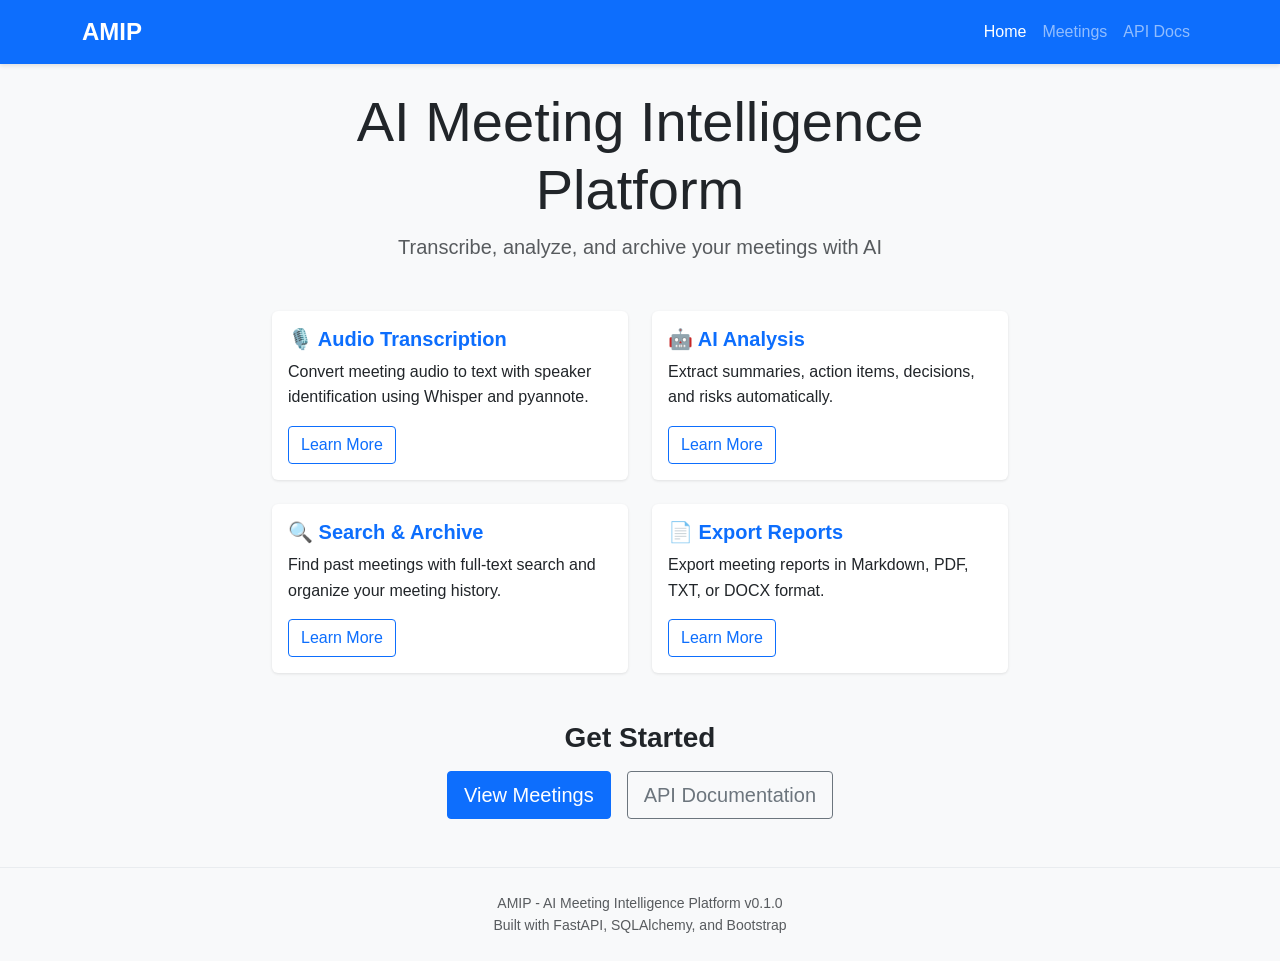
<file: templates/index.html>
<!DOCTYPE html>
<html lang="pt-BR">
<head>
    <meta charset="UTF-8">
    <meta name="viewport" content="width=device-width, initial-scale=1.0">
    <title>AMIP - AI Meeting Intelligence Platform</title>
    
    <!-- Bootstrap CSS -->
    <link href="https://cdn.jsdelivr.net/npm/bootstrap@5.3.0/dist/css/bootstrap.min.css" rel="stylesheet">
    
    <!-- Custom CSS -->
    <link rel="stylesheet" href="/static/css/main.css">
</head>
<body>
    <!-- Navigation -->
    <nav class="navbar navbar-expand-lg navbar-dark bg-primary">
        <div class="container">
            <a class="navbar-brand" href="/">AMIP</a>
            <button class="navbar-toggler" type="button" data-bs-toggle="collapse" data-bs-target="#navbarNav">
                <span class="navbar-toggler-icon"></span>
            </button>
            <div class="collapse navbar-collapse" id="navbarNav">
                <ul class="navbar-nav ms-auto">
                    <li class="nav-item">
                        <a class="nav-link active" href="/">Home</a>
                    </li>
                    <li class="nav-item">
                        <a class="nav-link" href="/meetings">Meetings</a>
                    </li>
                    <li class="nav-item">
                        <a class="nav-link" href="/docs">API Docs</a>
                    </li>
                </ul>
            </div>
        </div>
    </nav>

    <!-- Main Content -->
    <main class="container mt-4">
        <div class="row">
            <div class="col-md-8 offset-md-2">
                <div class="text-center mb-5">
                    <h1 class="display-4">AI Meeting Intelligence Platform</h1>
                    <p class="lead text-muted">Transcribe, analyze, and archive your meetings with AI</p>
                </div>

                <div class="row g-4">
                    <!-- Feature 1 -->
                    <div class="col-md-6">
                        <div class="card h-100">
                            <div class="card-body">
                                <h5 class="card-title">🎙️ Audio Transcription</h5>
                                <p class="card-text">Convert meeting audio to text with speaker identification using Whisper and pyannote.</p>
                                <a href="#" class="btn btn-outline-primary">Learn More</a>
                            </div>
                        </div>
                    </div>

                    <!-- Feature 2 -->
                    <div class="col-md-6">
                        <div class="card h-100">
                            <div class="card-body">
                                <h5 class="card-title">🤖 AI Analysis</h5>
                                <p class="card-text">Extract summaries, action items, decisions, and risks automatically.</p>
                                <a href="#" class="btn btn-outline-primary">Learn More</a>
                            </div>
                        </div>
                    </div>

                    <!-- Feature 3 -->
                    <div class="col-md-6">
                        <div class="card h-100">
                            <div class="card-body">
                                <h5 class="card-title">🔍 Search & Archive</h5>
                                <p class="card-text">Find past meetings with full-text search and organize your meeting history.</p>
                                <a href="#" class="btn btn-outline-primary">Learn More</a>
                            </div>
                        </div>
                    </div>

                    <!-- Feature 4 -->
                    <div class="col-md-6">
                        <div class="card h-100">
                            <div class="card-body">
                                <h5 class="card-title">📄 Export Reports</h5>
                                <p class="card-text">Export meeting reports in Markdown, PDF, TXT, or DOCX format.</p>
                                <a href="#" class="btn btn-outline-primary">Learn More</a>
                            </div>
                        </div>
                    </div>
                </div>

                <!-- Quick Actions -->
                <div class="mt-5 text-center">
                    <h3>Get Started</h3>
                    <div class="d-flex justify-content-center gap-3 mt-3">
                        <a href="/meetings" class="btn btn-primary btn-lg">View Meetings</a>
                        <a href="/docs" class="btn btn-outline-secondary btn-lg">API Documentation</a>
                    </div>
                </div>
            </div>
        </div>
    </main>

    <!-- Footer -->
    <footer class="bg-light py-4 mt-5">
        <div class="container text-center">
            <p class="text-muted mb-0">AMIP - AI Meeting Intelligence Platform v0.1.0</p>
            <p class="text-muted mb-0">Built with FastAPI, SQLAlchemy, and Bootstrap</p>
        </div>
    </footer>

    <!-- Bootstrap JS -->
    <script src="https://cdn.jsdelivr.net/npm/bootstrap@5.3.0/dist/js/bootstrap.bundle.min.js"></script>
    
    <!-- Custom JS -->
    <script src="/static/js/main.js"></script>
</body>
</html>
</file>
<file: static/css/main.css>
/* AMIP - AI Meeting Intelligence Platform
   Main CSS styles
*/

:root {
    --primary-color: #0d6efd;
    --secondary-color: #6c757d;
    --success-color: #198754;
    --danger-color: #dc3545;
    --warning-color: #ffc107;
    --info-color: #0dcaf0;
    --light-color: #f8f9fa;
    --dark-color: #212529;
}

body {
    font-family: -apple-system, BlinkMacSystemFont, 'Segoe UI', Roboto, 'Helvetica Neue', Arial, sans-serif;
    background-color: var(--light-color);
    color: var(--dark-color);
    line-height: 1.6;
}

main {
    min-height: calc(100vh - 200px);
}

/* Navigation */
.navbar {
    box-shadow: 0 2px 4px rgba(0, 0, 0, 0.1);
}

.navbar-brand {
    font-weight: bold;
    font-size: 1.5rem;
}

/* Cards */
.card {
    border: none;
    box-shadow: 0 1px 3px rgba(0, 0, 0, 0.1);
    transition: transform 0.2s, box-shadow 0.2s;
}

.card:hover {
    transform: translateY(-2px);
    box-shadow: 0 4px 6px rgba(0, 0, 0, 0.15);
}

.card-title {
    color: var(--primary-color);
    font-weight: 600;
}

/* Buttons */
.btn {
    border-radius: 0.25rem;
    font-weight: 500;
}

.btn-primary {
    background-color: var(--primary-color);
    border-color: var(--primary-color);
}

.btn-primary:hover {
    background-color: #0b5ed7;
    border-color: #0a58ca;
}

.btn-outline-primary {
    color: var(--primary-color);
    border-color: var(--primary-color);
}

.btn-outline-primary:hover {
    background-color: var(--primary-color);
    border-color: var(--primary-color);
}

/* Tables */
.table {
    background-color: white;
}

.table-hover tbody tr:hover {
    background-color: var(--light-color);
}

/* Forms */
.form-control {
    border-radius: 0.25rem;
    border: 1px solid #ced4da;
}

.form-control:focus {
    border-color: var(--primary-color);
    box-shadow: 0 0 0 0.2rem rgba(13, 110, 253, 0.25);
}

/* Alerts */
.alert {
    border-radius: 0.25rem;
    border: none;
}

.alert-dismissible {
    padding-right: 3rem;
}

/* Footer */
footer {
    border-top: 1px solid #e9ecef;
}

footer p {
    font-size: 0.875rem;
}

/* Typography */
h1, h2, h3, h4, h5, h6 {
    font-weight: 600;
    color: var(--dark-color);
}

h1 {
    font-size: 2.5rem;
}

.display-4 {
    font-weight: 300;
    line-height: 1.2;
}

.lead {
    font-size: 1.25rem;
    font-weight: 300;
}

/* Loading spinner */
.spinner {
    display: inline-block;
    width: 20px;
    height: 20px;
    border: 3px solid rgba(0, 0, 0, 0.1);
    border-radius: 50%;
    border-top-color: var(--primary-color);
    animation: spin 1s linear infinite;
}

@keyframes spin {
    to { transform: rotate(360deg); }
}

/* Responsive */
@media (max-width: 768px) {
    .display-4 {
        font-size: 2rem;
    }
    
    h1 {
        font-size: 2rem;
    }
    
    .lead {
        font-size: 1.1rem;
    }
}

/* Print styles */
@media print {
    .navbar, footer, .btn {
        display: none;
    }
    
    main {
        min-height: auto;
    }
}
</file>
